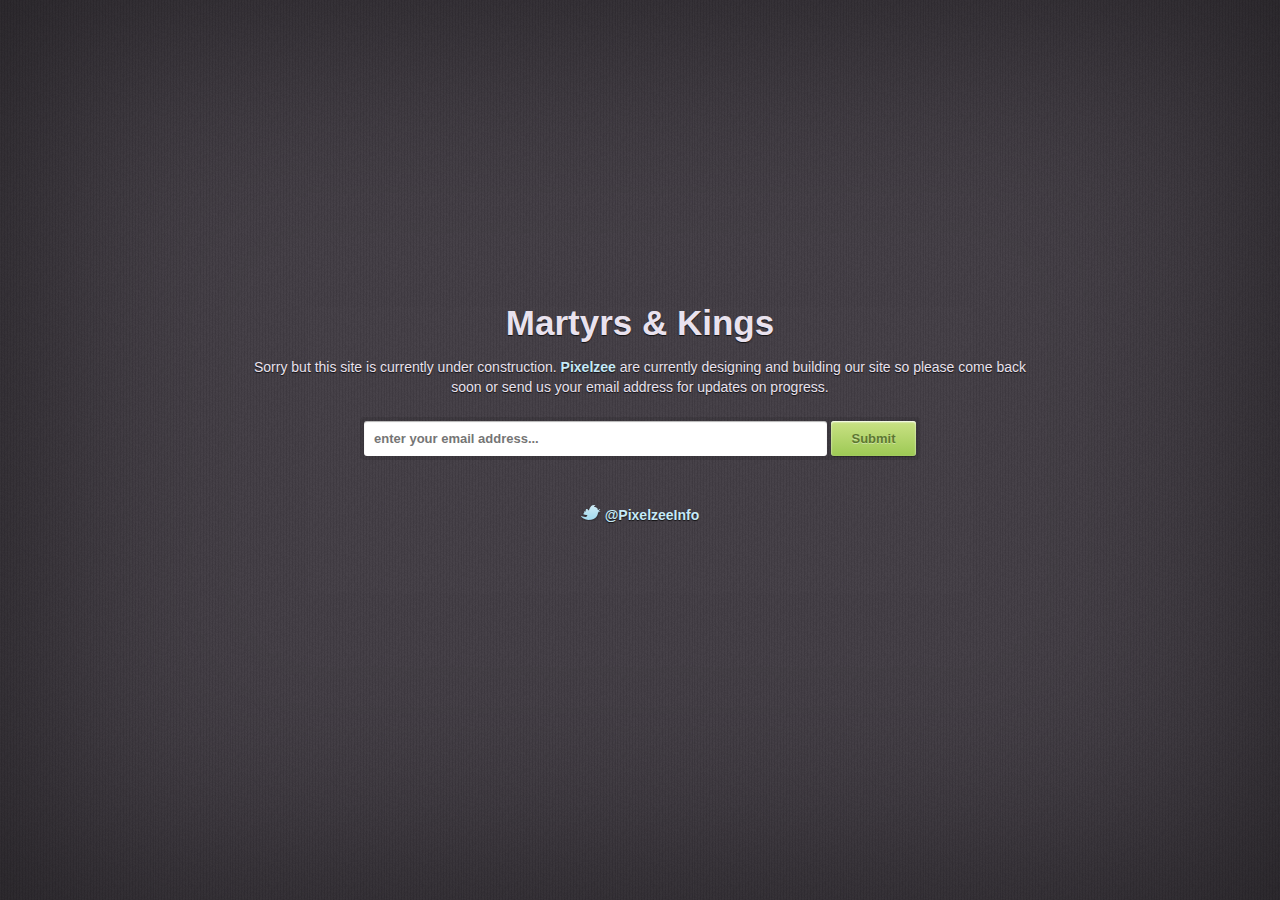
<file: originals/index.html>
<!DOCTYPE HTML>
<html xmlns="http://www.w3.org/1999/xhtml">
<head>
<meta http-equiv="Content-Type" content="text/html; charset=utf-8" />

<meta name="description" content="An awesome coming soon page designed by Orman Clark and coded by João Sardinha" />
<meta name="keywords" content="coming, soon, page, orman, clark, john, sardine, johnsardine, download" />

<title>Martyrs &amp; Kings - Coming Soon</title>

<link rel="stylesheet" href="style.css">

<style type="text/css">
/*
This was coded by João Sardinha
Visit me at http://johnsardine.com/

It has been tested in all modern browsers.

This coming soon page design has been created by the awesome Orman Clark,
you can download a PSD version of this at his website, PremiumPixels.
http://www.premiumpixels.com/freebies/coming-soon-splash-page-psd/
*/
</style>

</head>

<body>

<div id="coming-soon">

<h1>Martyrs &amp; Kings</h1>

<p>Sorry but this site is currently under construction. <a href="http://www.pixelzee.com">Pixelzee</a> are currently designing and building our site so please come back soon or send us your email address for updates on progress.</p>

<form method="post" action="http://www.pixelzee.com/includes/subscribe.php">
	<div id="subscribe">
    	<input type="hidden" name="sub_name" id="sub_name" value="Martyrs &amp; Kings Fan" />
		<input type="text" name="sub_email" id="sub_email" placeholder="enter your email address..." />
		<input type="submit" value="Submit">
		<div class="clear"></div>
	</div>
</form>

<a href="http://twitter.com/#!/pixelzeeinfo" title="Visit Pixelzee on Twitter" class="twitter center">PixelzeeInfo</a>

</div>

</body>
</html>
</file>
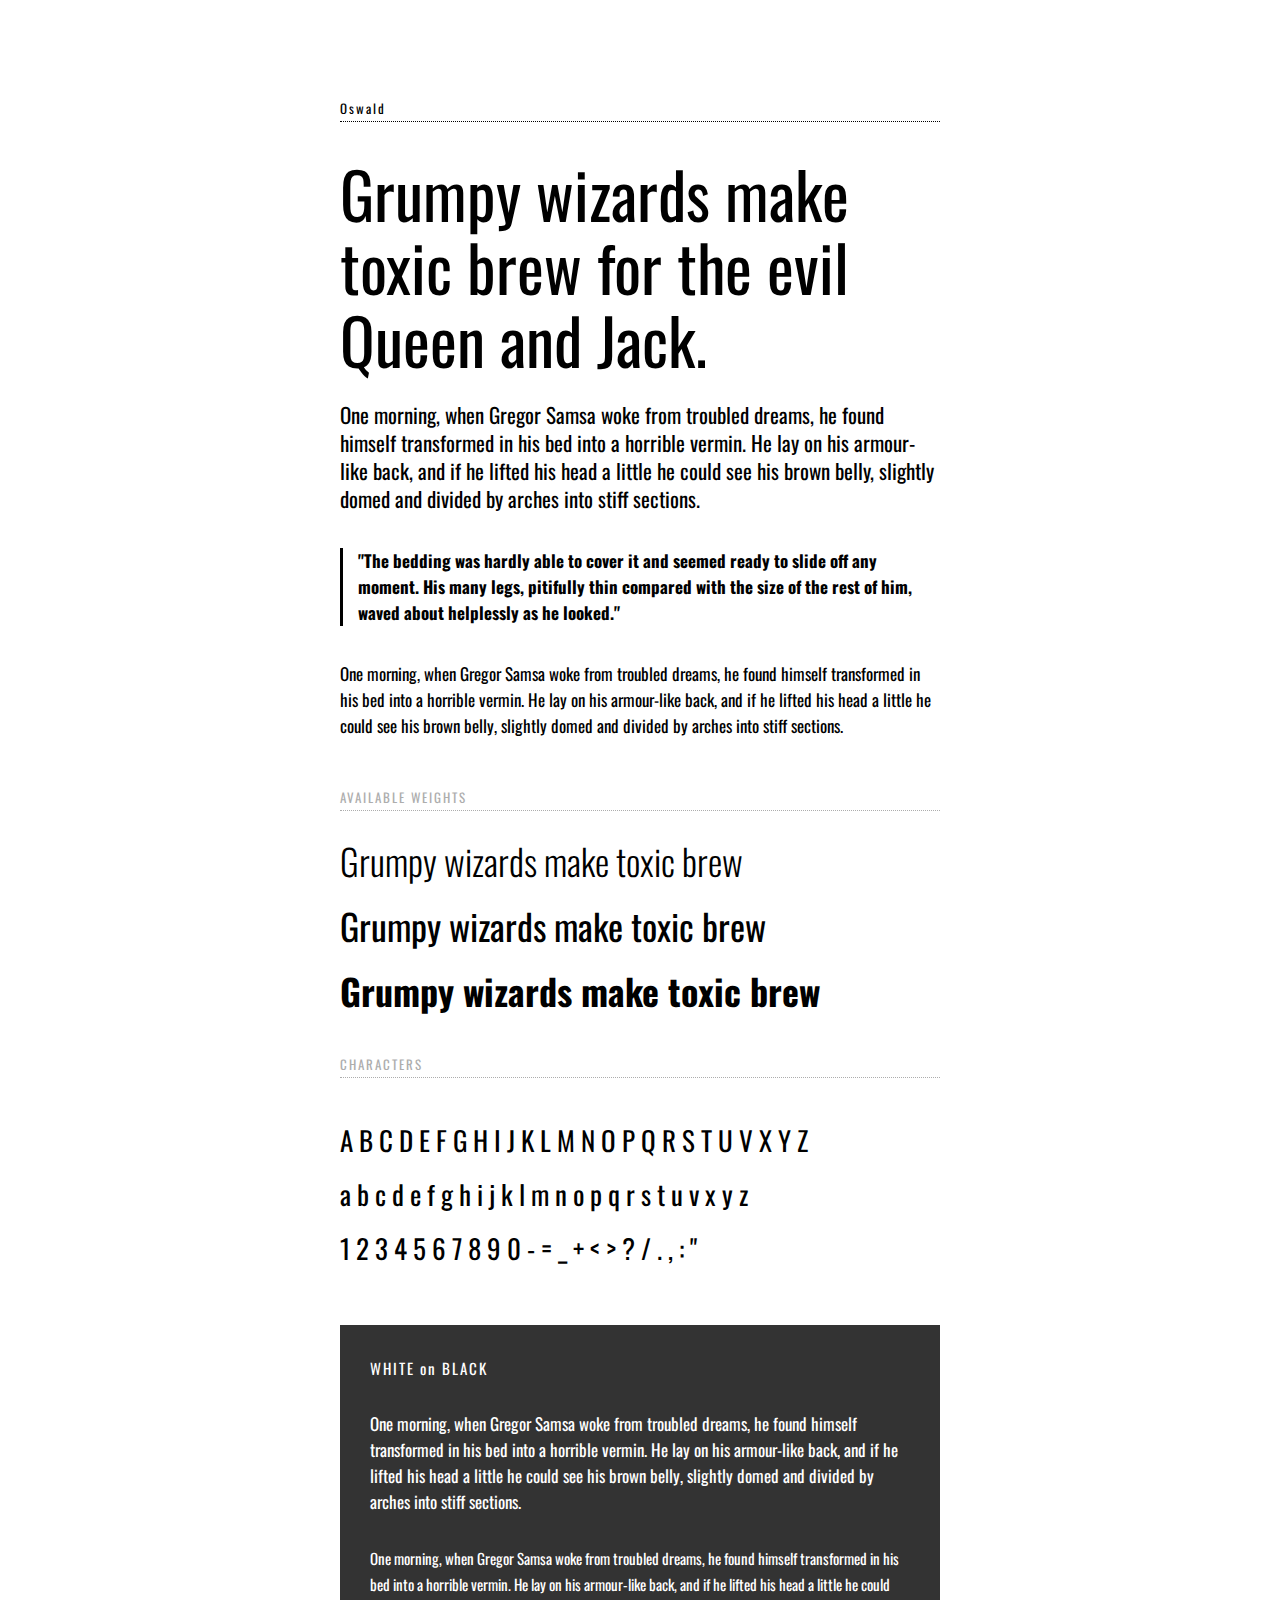
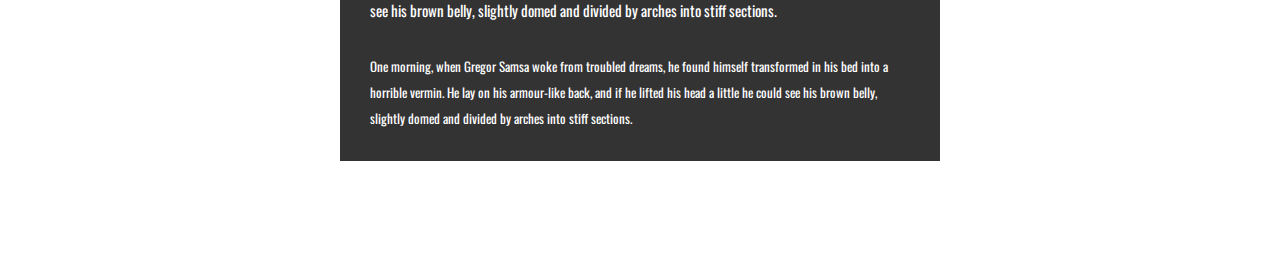
<file: originals/font/index.html>
<!DOCTYPE html>
<!--[if lt IE 7 ]><html class="ie ie6" lang="en"> <![endif]-->
<!--[if IE 7 ]><html class="ie ie7" lang="en"> <![endif]-->
<!--[if IE 8 ]><html class="ie ie8" lang="en"> <![endif]-->
<!--[if (gte IE 9)|!(IE)]><!--><html lang="en"> <!--<![endif]-->
    <head>
        <meta charset="utf-8">

        <!-- // Change these to better suit your project -->
        <title>Showcase font family - Typecast</title>
        <meta name="description" content="Showcase font family - Typecast">
        <meta name="keywords" content="Showcase font family, Typecast">

        <meta name="viewport" content="width=device-width, initial-scale=1.0, user-scalable=yes"/>
        <meta name="generator" content="Lovingly created using Typecast (http://typecast.com) on 2014/03/26">

        <!-- // CSS Reset – http://meyerweb.com/eric/tools/css/reset/ -->
        <link rel="stylesheet" type="text/css" href="css/reset.css" media="all">

        
        <link rel="stylesheet" type="text/css" href="css/style.css" media="all">
        
        
        <!-- Google Fonts embed code -->
        <script type="text/javascript">
            (function() {
                var link_element = document.createElement("link"),
                    s = document.getElementsByTagName("script")[0];
                if (window.location.protocol !== "http:" && window.location.protocol !== "https:") {
                    link_element.href = "http:";
                }
                link_element.href += "//fonts.googleapis.com/css?family=Oswald:300,400,700";
                link_element.rel = "stylesheet";
                link_element.type = "text/css";
                s.parentNode.insertBefore(link_element, s);
            })();
        </script>

    </head>

<body>
  <div class="wrapper">
    <div>
      <p class="heading">Oswald</p>
      <h1>Grumpy wizards make toxic brew for the evil Queen and Jack.</h1>
      <p class="intro">One morning, when Gregor Samsa woke from troubled dreams, he found himself transformed in his bed into a horrible vermin. He lay on his armour-like back, and if he lifted his head a little he could see his brown belly, slightly domed and divided by arches into stiff sections. </p>
      <p class="pullquote">"The bedding was hardly able to cover it and seemed ready to slide off any moment. His many legs, pitifully thin compared with the size of the rest of him, waved about helplessly as he looked."</p>
      <p>One morning, when Gregor Samsa woke from troubled dreams, he found himself transformed in his bed into a horrible vermin. He lay on his armour-like back, and if he lifted his head a little he could see his brown belly, slightly domed and divided by arches into stiff sections.<br/></p>
      <p class="weights">AVAILABLE WEIGHTS</p>
      <p class="weight1">Grumpy wizards make toxic brew</p>
      <p class="weight2">Grumpy wizards make toxic brew</p>
      <p class="weight3">Grumpy wizards make toxic brew</p>
      <p class="weights">CHARACTERS</p>
      <p class="map">A B C D E F G H I J K L M N O P Q R S T U V X Y Z</p>
      <p class="map">a b c d e f g h i j k l m n o p q r s t u v x y z</p>
      <p class="map">1 2 3 4 5 6 7 8 9 0 - = _ + &lt; &gt; ? / . , : "</p>
      <p class="inverse-heading">WHITE on BLACK</p>
      <p class="inverse-big">One morning, when Gregor Samsa woke from troubled dreams, he found himself transformed in his bed into a horrible vermin. He lay on his armour-like back, and if he lifted his head a little he could see his brown belly, slightly domed and divided by arches into stiff sections.</p>
      <p class="inverse-med">One morning, when Gregor Samsa woke from troubled dreams, he found himself transformed in his bed into a horrible vermin. He lay on his armour-like back, and if he lifted his head a little he could see his brown belly, slightly domed and divided by arches into stiff sections.</p>
      <p class="inverse-small">One morning, when Gregor Samsa woke from troubled dreams, he found himself transformed in his bed into a horrible vermin. He lay on his armour-like back, and if he lifted his head a little he could see his brown belly, slightly domed and divided by arches into stiff sections.<br/></p>
    </div>
  </div>
</body>
</html>
</file>
<file: originals/style.css>
/*
This was coded by João Sardinha
Visit me at http://johnsardine.com/

It has been tested in all modern browsers.

This coming soon page design has been created by the awesome Orman Clark,
you can download a PSD version of this at his website, PremiumPixels.
http://www.premiumpixels.com/freebies/coming-soon-splash-page-psd/
*/

/*
Im reseting this style for optimal view using Eric Meyer's CSS Reset - http://meyerweb.com/eric/tools/css/reset/
------------------------------------------------------------------ */
body, html  { height: 100%; }html, body, div, span, applet, object, iframe,/*h1,2, h3, h4, h5, h6,*/ p, blockquote, pre,a, abbr, acronym, address,del, dfn, em, font, img, ins, kbd, q, s, samp,small, strike, strong, sub, sup, tt, var,b, u, i, center,dl, dt, dd, ol, ul, li,fieldset, form, label, legend,table, caption, tbody, tfoot, thead, tr, th, td {margin: 0;padding: 0;border: 0;outline: 0;font-size: 100%;vertical-align: baseline;background: transparent;}body { line-height: 1; }ol, ul { list-style: none; }blockquote, q { quotes: none; }blockquote:before, blockquote:after, q:before, q:after { content: ''; content: none; }:focus { outline: 0; }del { text-decoration: line-through; }table {border-spacing: 0; }

/* Clear Floated Elements http://sonspring.com/journal/clearing-floats */
.clear {clear: both;display: block;overflow: hidden;visibility: hidden;width: 0;height: 0;}

/*------------------------------------------------------------------ */

/* Page Style */
body{
	color: #e9e2ee;
	font-size: 14px;
	font-family: sans-serif;
	line-height: 20px;
	text-shadow: 0 1px 1px rgba(0,0,0,0.75);
	background: #55575c url(bg.jpg);
	-webkit-box-shadow: inset 0 0 300px rgba(0,0,0,0.5);
	   -moz-box-shadow: inset 0 0 300px rgba(0,0,0,0.5);
			box-shadow: inset 0 0 300px rgba(0,0,0,0.5);
}
a,
a:link,
a:visited {
	color: #c6eaf7;
	font-weight: bold;
	text-decoration:none;
}
a:active,
a:hover {
	color: #d8f3fd;
	text-shadow: 0 1px 1px rgba(0,0,0,0.75), 0 0 5px rgba(198,234,247,0.4);
}
p{
	margin-bottom: 0.3em;
}
.center,
img.center {
	text-align: center;
	clear: both;
	display: block;
	margin-left: auto;
	margin-right: auto;
}
#coming-soon{
	background: rgba(0,0,0,0.0);
	display: block;
	position: absolute;
	width: 800px;
	height: 280px;
	top: 50%;
	left: 50%;
	margin: -160px 0 0 -400px;
}
#coming-soon h1{
	text-align: center;
	font-size: 35px;
}
#coming-soon img{
    clear: both;
    display: block;
    margin-left: auto;
    margin-right: auto;
    margin-bottom: 20px;
}
#coming-soon p{
	text-align: center;
}

/*Submit Form*/
#subscribe{
	width: 552px;
	display: block;
	margin: 20px auto 40px auto;
	padding: 4px;
	background: rgba(0,0,0,0.1);
	-webkit-border-radius: 4px;
	   -moz-border-radius: 4px;
			border-radius: 4px;
}
#subscribe input{
	display: block;
	font-size: 13px;
	font-weight: bold;
	float: left;
	border: 0;
	-webkit-border-radius: 3px;
	   -moz-border-radius: 3px;
			border-radius: 3px;
	padding: 0 10px;
	height: 35px;
}
#subscribe input[type="text"],
#subscribe input[type="email"]{
	color: #c4c4c4;
	margin: 0 4px 0 0;
	width: 443px;
	-webkit-box-shadow: inset 0 1px 1px rgba(0,0,0,0.3);
	   -moz-box-shadow: inset 0 1px 1px rgba(0,0,0,0.3);
			box-shadow: inset 0 1px 1px rgba(0,0,0,0.3);
}
#subscribe input[type="submit"]{
	margin:0;
	width: 85px;
	color: #5d7731;
	text-shadow: 0 1px 0 rgba(255,255,255,0.4);
	background: #b6d76f;
	background: -webkit-gradient(linear, left top, left bottom, from(#cae285), to(#9dc954));
	background: -moz-linear-gradient(top,  #cae285,  #9dc954);
	-webkit-box-shadow: inset 0px 1px 2px rgba(255,255,255,1), 0 1px 1px rgba(0,0,0,0.3);
	   -moz-box-shadow: inset 0px 1px 2px rgba(255,255,255,1), 0 1px 1px rgba(0,0,0,0.3);
			box-shadow: inset 0px 1px 2px rgba(255,255,255,1), 0 1px 1px rgba(0,0,0,0.3);
}
#subscribe input[type="submit"]:hover{
	cursor: pointer;
	-webkit-box-shadow: inset 0px 1px 2px rgba(255,255,255,1), 0 1px 1px rgba(0,0,0,0.3), 0 0 5px rgba(255,255,190,0.5);
	   -moz-box-shadow: inset 0px 1px 2px rgba(255,255,255,1), 0 1px 1px rgba(0,0,0,0.3), 0 0 5px rgba(255,255,190,0.5);
			box-shadow: inset 0px 1px 2px rgba(255,255,255,1), 0 1px 1px rgba(0,0,0,0.3), 0 0 5px rgba(255,255,190,0.5);
}
#subscribe input[type="submit"]:active{
	cursor: pointer;
	position: relative;
	top: 1px;
	text-shadow: 0 -1px 0 rgba(255,255,255,0.4);
	background: #9dc954;
	background: -webkit-gradient(linear, left top, left bottom, from(#9dc954), to(#cae285));
	background: -moz-linear-gradient(top,  #9dc954,  #cae285);
	-webkit-box-shadow: inset 0 0 0 transparent, inset 0 0 0 transparent;
	   -moz-box-shadow: inset 0 0 0 transparent, inset 0 0 0 transparent;
			box-shadow: inset 0 0 0 transparent, inset 0 0 0 transparent;
}

#coming-soon .twitter:before{
	content: '@';
	padding-top: 2px;
	padding-left: 24px;
	background: url(twitter.png) no-repeat 0 0px;
}
#coming-soon .twitter{
	padding-top: 5px;
}
</file>
<file: originals/font/css/style.css>
div.wrapper{
	 margin: 0 auto;
	 display: block;
	 white-space: nowrap;
	 text-align: center;
	 padding-bottom: 20px;
	 min-height: 100%;
	 width: auto;
}

div.wrapper > *{
	 display: inline-block;
	 white-space: normal;
	 vertical-align: top;
}

div{
	 margin: 0 80px;
	 text-align: left;
	 width: 600px;
}

h1{
	 font-size: 64px;
	 line-height: 73px;
	 margin-bottom: 25px;
}

p{
	 font-size: 17px;
	 line-height: 26px;
	 margin-bottom: 35px;
}

p.weights{
	 letter-spacing: 2px;
	 font-size: 13px;
	 color: rgba(173,173,173,1);
	 margin-bottom: 35px;
	 border-width: 0px 0px 1px 0px;
	 border-style: dotted;
	 margin-top: 45px;
}

p.pullquote{
	 font-size: 17px;
	 line-height: 26px;
	 margin-bottom: 35px;
	 padding-left: 15px;
	 border-width: 0px 0px 0px 3px;
	 border-style: solid;
	 font-weight: 700;
}

p.map{
	 font-weight: 400;
	 font-style: normal;
	 margin-bottom: 0px;
	 text-align: justify;
	 font-size: 27px;
	 line-height: 54px;
	 margin-top: 0px;
}

p.heading{
	 letter-spacing: 2px;
	 font-size: 13px;
	 margin-bottom: 35px;
	 border-width: 0px 0px 1px 0px;
	 border-style: dotted;
	 margin-top: 45px;
	 color: rgba(0,0,0,1);
}

p.intro{
	 margin-bottom: 35px;
	 font-size: 21px;
	 line-height: 28px;
}

p.inverse-big{
	 background-color: rgba(51,51,51,1);
	 color: rgba(255,255,255,1);
	 padding: 30px;
	 margin-bottom: 0px;
}

p.inverse-med{
	 background-color: rgba(51,51,51,1);
	 color: rgba(255,255,255,1);
	 padding: 30px;
	 margin-bottom: 0px;
	 padding-top: 0px;
	 font-size: 15px;
}

p.inverse-small{
	 padding-top: 0px;
	 padding-left: 30px;
	 padding-right: 30px;
	 padding-bottom: 30px;
	 background-color: rgba(51,51,51,1);
	 color: rgba(255,255,255,1);
	 font-size: 13px;
}

p.inverse-heading{
	 background-color: rgba(51,51,51,1);
	 color: rgba(255,255,255,1);
	 padding: 30px;
	 margin-bottom: 0px;
	 padding-bottom: 0px;
	 font-size: 15px;
	 letter-spacing: 2px;
	 margin-top: 50px;
}

body{
	 padding: 50px 0;
	 font-size: 13px;
	 font-family: "Oswald";
	 font-style: normal;
	 font-weight: 400;
}

p.weight1{
	 font-family: "Oswald";
	 font-weight: 300;
	 font-style: normal;
	 font-size: 36px;
	 line-height: 30px;
}

p.weight2{
	 font-family: "Oswald";
	 font-weight: 400;
	 font-style: normal;
	 font-size: 36px;
	 line-height: 30px;
}

p.weight3{
	 font-family: "Oswald";
	 font-weight: 700;
	 font-style: normal;
	 font-size: 36px;
	 line-height: 30px;
}
</file>
